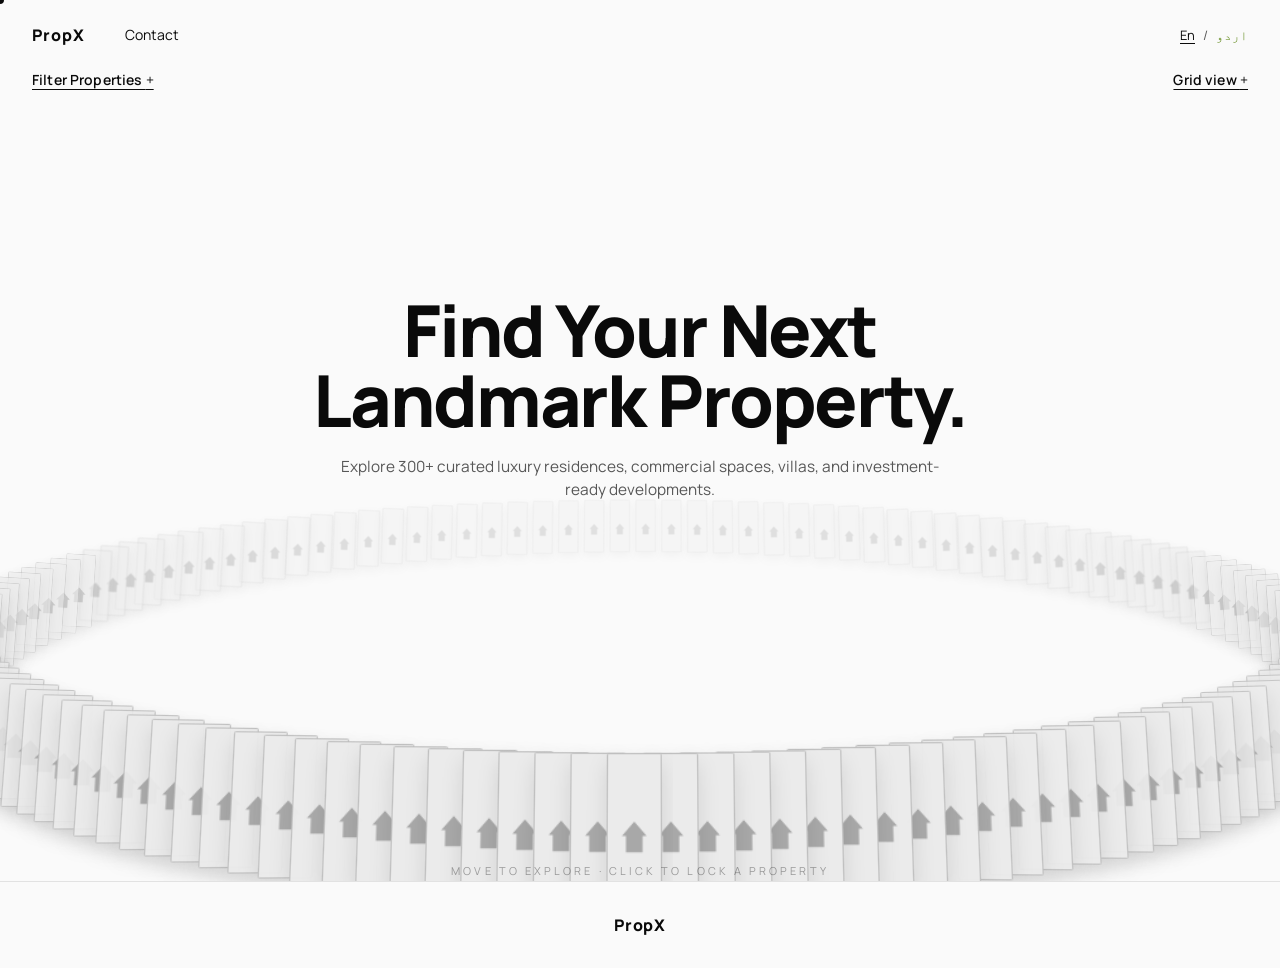
<file: aurora-estates-ring-gallery/index.html>
<!DOCTYPE html>
<html lang="en">
<head>
<meta charset="UTF-8">
<meta name="viewport" content="width=device-width, initial-scale=1.0">
<title>PropX — Find Your Next Landmark Property</title>
<link rel="stylesheet" href="assets/tokens/fonts.css">
<link rel="stylesheet" href="assets/tokens/colors.css">
<link rel="stylesheet" href="assets/tokens/typography.css">
<link rel="stylesheet" href="assets/tokens/spacing.css">
<link rel="stylesheet" href="assets/tokens/radius.css">
<link rel="stylesheet" href="assets/tokens/motion.css">
<link rel="stylesheet" href="style.css">
</head>
<body>
<div class="cursor-dot" id="cursorDot" aria-hidden="true"></div>

<header class="nav">
  <div class="nav-inner">
    <a class="logo" href="#top">PropX</a>
    <nav class="nav-links" aria-label="Primary">
      <a href="contact.html">Contact</a>
    </nav>
    <div class="lang-switch">
      <a href="#" class="lang-active" aria-current="true">En</a>
      <span aria-hidden="true">/</span>
      <a href="#" dir="rtl" lang="ur">اردو</a>
    </div>
    <button class="hamburger" id="hamburgerBtn" aria-label="Open menu" aria-expanded="false">
      <span></span><span></span><span></span>
    </button>
  </div>
  <nav class="mobile-nav" id="mobileNav" hidden aria-label="Mobile">
    <a href="contact.html">Contact</a>
  </nav>
</header>

<div class="toolbar">
  <button class="text-btn" id="filterBtn" aria-haspopup="true" aria-controls="filterOverlay">Filter Properties <span>+</span></button>
  <button class="text-btn" id="viewToggleBtn" aria-pressed="false">Grid view <span>+</span></button>
</div>

<main class="stage" id="top" data-screen-label="ring-hero">
  <div class="center-content" id="centerContent">
    <div class="center-panel is-default" id="centerDefault">
      <h1>Find Your Next<br>Landmark Property.</h1>
      <p>Explore 300+ curated luxury residences, commercial spaces, villas, and investment-ready developments.</p>
    </div>
    <div class="center-panel is-active" id="centerActive" hidden>
      <h2 id="activeTitle"></h2>
      <div class="center-preview"><img id="activeImage" alt="" loading="lazy"></div>
      <p id="activeMeta"></p>
      <button class="cta" id="viewPropertyBtn" hidden>View Property <span>+</span></button>
    </div>
  </div>
  <div class="ring-viewport">
    <div class="ring" id="ring"></div>
  </div>
</main>

<p class="hint">MOVE TO EXPLORE · CLICK TO LOCK A PROPERTY</p>

<section class="grid-view" id="gridView" hidden data-screen-label="grid-view">
  <div class="grid-toolbar">
    <h2>All Properties</h2>
    <button class="text-btn" id="ringViewBtn">Ring view <span>+</span></button>
  </div>
  <div class="grid-wrap" id="gridWrap"></div>
  <button class="load-more" id="loadMoreBtn">Load more properties</button>
</section>

<footer class="site-footer">
  <div class="footer-inner">
    <div class="footer-brand">PropX</div>
  </div>
</footer>

<div class="filter-overlay" id="filterOverlay" hidden>
  <div class="filter-panel" role="dialog" aria-modal="true" aria-label="Filter properties">
    <div class="filter-head">
      <h2>Filter Properties</h2>
      <button class="close-btn" id="filterCloseBtn" aria-label="Close filters">×</button>
    </div>
    <div class="filter-body">
      <label class="filter-field">
        <span>Property Type</span>
        <select id="filterType"><option value="">All types</option></select>
      </label>
      <label class="filter-field">
        <span>Location</span>
        <select id="filterLocation"><option value="">All locations</option></select>
      </label>
      <label class="filter-field">
        <span>Budget</span>
        <select id="filterBudget">
          <option value="">Any budget</option>
          <option value="0-1">Under ₹1 Cr</option>
          <option value="1-3">₹1 Cr – ₹3 Cr</option>
          <option value="3-6">₹3 Cr – ₹6 Cr</option>
          <option value="6-999">₹6 Cr+</option>
        </select>
      </label>
      <label class="filter-field">
        <span>Status</span>
        <select id="filterStatus"><option value="">Any status</option></select>
      </label>
      <label class="filter-field">
        <span>Bedrooms</span>
        <select id="filterBedrooms">
          <option value="">Any</option>
          <option value="2">2 BHK</option>
          <option value="3">3 BHK</option>
          <option value="4">4 BHK</option>
          <option value="5">5+ BHK</option>
        </select>
      </label>
    </div>
    <div class="filter-actions">
      <button class="text-btn" id="filterResetBtn">Reset</button>
      <button class="cta" id="filterApplyBtn">Apply filters <span>+</span></button>
    </div>
  </div>
</div>

<script src="properties.js"></script>
<script src="script.js"></script>
</body>
</html>
</file>
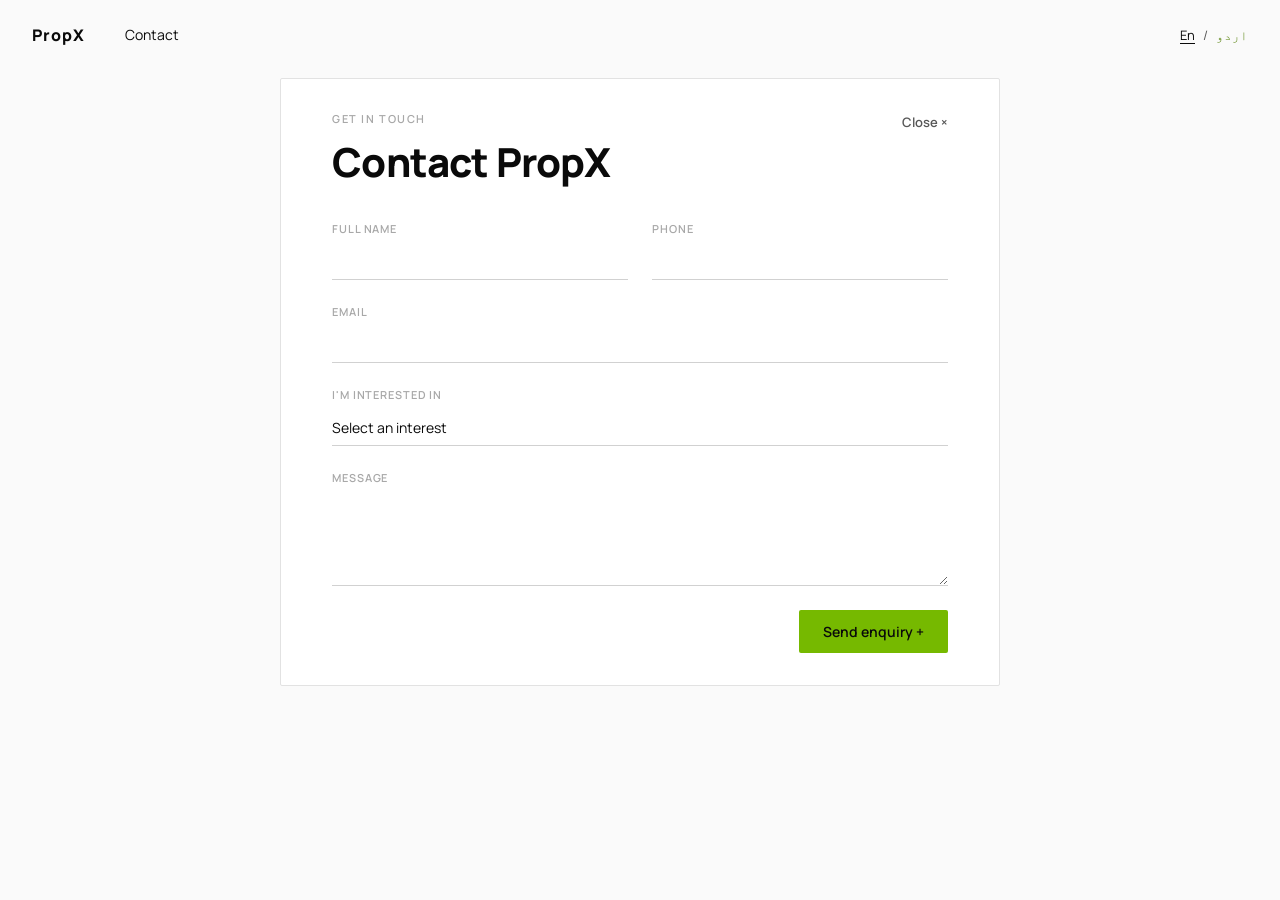
<file: aurora-estates-ring-gallery/contact.html>
<!DOCTYPE html>
<html lang="en">
<head>
<meta charset="UTF-8">
<meta name="viewport" content="width=device-width, initial-scale=1.0">
<title>Contact PropX</title>
<link rel="stylesheet" href="assets/tokens/fonts.css">
<link rel="stylesheet" href="assets/tokens/colors.css">
<link rel="stylesheet" href="assets/tokens/typography.css">
<link rel="stylesheet" href="assets/tokens/spacing.css">
<link rel="stylesheet" href="assets/tokens/radius.css">
<link rel="stylesheet" href="assets/tokens/motion.css">
<link rel="stylesheet" href="style.css">
</head>
<body>
<header class="nav">
  <div class="nav-inner">
    <a class="logo" href="index.html">PropX</a>
    <nav class="nav-links" aria-label="Primary">
      <a href="contact.html" aria-current="page">Contact</a>
    </nav>
    <div class="lang-switch">
      <a href="#" class="lang-active" aria-current="true">En</a>
      <span aria-hidden="true">/</span>
      <a href="#" dir="rtl" lang="ur">اردو</a>
    </div>
    <button class="hamburger" id="hamburgerBtn" aria-label="Open menu" aria-expanded="false">
      <span></span><span></span><span></span>
    </button>
  </div>
  <nav class="mobile-nav" id="mobileNav" hidden aria-label="Mobile">
    <a href="contact.html">Contact</a>
  </nav>
</header>

<main class="contact-page">
  <div class="contact-card">
    <div class="contact-card-head">
      <div>
        <div class="contact-eyebrow">Get in touch</div>
        <h1>Contact PropX</h1>
      </div>
      <a class="contact-close" href="index.html">Close ×</a>
    </div>
    <form class="contact-form" id="contactForm">
      <div class="form-row">
        <div class="contact-field">
          <label for="fullName">Full name</label>
          <input type="text" id="fullName" name="name" required>
        </div>
        <div class="contact-field">
          <label for="phone">Phone</label>
          <input type="tel" id="phone" name="phone">
        </div>
      </div>
      <div class="contact-field">
        <label for="email">Email</label>
        <input type="email" id="email" name="email" required>
      </div>
      <div class="contact-field">
        <label for="interest">I'm interested in</label>
        <select id="interest" name="interest">
          <option value="">Select an interest</option>
          <option>Luxury Apartments</option>
          <option>Villas</option>
          <option>Commercial</option>
          <option>Waterfront</option>
          <option>Sky Residences</option>
          <option>Plots</option>
          <option>Retail Spaces</option>
          <option>Farmhouses</option>
          <option>Smart Homes</option>
          <option>Penthouses</option>
          <option>Affordable Luxury</option>
          <option>Upcoming Projects</option>
        </select>
      </div>
      <div class="contact-field">
        <label for="message">Message</label>
        <textarea id="message" name="message" rows="4" required></textarea>
      </div>
      <div class="contact-actions">
        <button type="submit" class="contact-submit">Send enquiry <span>+</span></button>
      </div>
      <p class="contact-status" id="contactStatus" hidden>Thank you — we'll be in touch shortly.</p>
    </form>
  </div>
</main>

<script>
document.getElementById('hamburgerBtn').addEventListener('click',function(){
  var nav=document.getElementById('mobileNav');
  var open=nav.hidden;
  nav.hidden=!open;
  this.setAttribute('aria-expanded',String(open));
});
document.getElementById('contactForm').addEventListener('submit',function(e){
  e.preventDefault();
  document.getElementById('contactStatus').hidden=false;
  this.reset();
});
</script>
</body>
</html>
</file>
<file: aurora-estates-ring-gallery/assets/tokens/fonts.css>
@import url('https://fonts.googleapis.com/css2?family=Manrope:wght@400;500;600;700;800&family=JetBrains+Mono:wght@400;500;600&display=swap');
:root{--font-sans:'Manrope',-apple-system,BlinkMacSystemFont,'Segoe UI',sans-serif;--font-mono:'JetBrains Mono',ui-monospace,'SFMono-Regular',Menlo,monospace;}
</file>
<file: aurora-estates-ring-gallery/assets/tokens/colors.css>
:root{
--brand-green-50:#f2f9e6;--brand-green-100:#e0f2c2;--brand-green-200:#c3e585;--brand-green-300:#a3d84a;--brand-green-400:#8ccc1f;--brand-green-500:#76b900;--brand-green-600:#649e00;--brand-green-700:#4f7d00;--brand-green-800:#3a5c00;--brand-green-900:#2a4300;
--gray-0:#ffffff;--gray-50:#fafafa;--gray-100:#f2f2f2;--gray-150:#ebebeb;--gray-200:#e2e2e2;--gray-300:#d1d1d1;--gray-400:#a8a8a8;--gray-500:#767676;--gray-600:#575757;--gray-700:#3d3d3d;--gray-800:#242424;--gray-900:#141414;--gray-950:#0a0a0a;--gray-1000:#000000;
--red-500:#d93025;--red-600:#b3261e;--red-100:#fbe7e5;
--amber-500:#c77700;--amber-600:#a56200;--amber-100:#fbeed9;
--blue-500:#1a73e8;--blue-600:#1558b0;--blue-100:#e3edfc;
--color-primary:var(--brand-green-500);--color-primary-hover:var(--brand-green-600);--color-primary-pressed:var(--brand-green-700);--color-primary-subtle:var(--brand-green-50);--color-primary-border:var(--brand-green-300);
--color-secondary:var(--gray-900);--color-secondary-hover:var(--gray-800);--color-secondary-pressed:var(--gray-700);
--color-success:var(--brand-green-600);--color-success-subtle:var(--brand-green-50);--color-success-border:var(--brand-green-300);
--color-warning:var(--amber-500);--color-warning-subtle:var(--amber-100);--color-warning-border:var(--amber-500);
--color-danger:var(--red-500);--color-danger-hover:var(--red-600);--color-danger-subtle:var(--red-100);--color-danger-border:var(--red-500);
--color-info:var(--blue-500);--color-info-subtle:var(--blue-100);--color-info-border:var(--blue-500);
--bg-canvas:var(--gray-50);--bg-page:var(--gray-0);--surface-card:var(--gray-0);--surface-raised:var(--gray-0);--surface-sunken:var(--gray-100);--surface-overlay:rgba(10,10,10,.48);
--border-hairline:var(--gray-200);--border-default:var(--gray-300);--border-strong:var(--gray-900);--border-focus:var(--brand-green-500);
--text-primary:var(--gray-950);--text-secondary:var(--gray-600);--text-tertiary:var(--gray-400);--text-disabled:var(--gray-300);--text-on-primary:var(--gray-0);--text-on-dark:var(--gray-0);--text-link:var(--brand-green-700);--text-link-hover:var(--brand-green-800);
--icon-primary:var(--gray-950);--icon-secondary:var(--gray-500);--icon-on-primary:var(--gray-0);--icon-accent:var(--brand-green-500);
--state-hover-overlay:rgba(20,20,20,.04);--state-pressed-overlay:rgba(20,20,20,.08);--state-disabled-bg:var(--gray-100);--state-disabled-fg:var(--gray-400);--state-selected-bg:var(--brand-green-50);--state-selected-border:var(--brand-green-500);--state-focus-ring:var(--brand-green-500);
}
[data-theme="dark"]{
--bg-canvas:var(--gray-950);--bg-page:var(--gray-900);--surface-card:var(--gray-900);--surface-raised:var(--gray-800);--surface-sunken:var(--gray-1000);--surface-overlay:rgba(0,0,0,.64);
--border-hairline:var(--gray-800);--border-default:var(--gray-700);--border-strong:var(--gray-0);
--text-primary:var(--gray-0);--text-secondary:var(--gray-400);--text-tertiary:var(--gray-600);--text-disabled:var(--gray-700);--text-link:var(--brand-green-400);--text-link-hover:var(--brand-green-300);
--icon-primary:var(--gray-0);--icon-secondary:var(--gray-400);
--state-hover-overlay:rgba(255,255,255,.06);--state-pressed-overlay:rgba(255,255,255,.1);--state-disabled-bg:var(--gray-800);--state-disabled-fg:var(--gray-600);--state-selected-bg:rgba(118,185,0,.14);
--color-primary-subtle:rgba(118,185,0,.14);--color-success-subtle:rgba(118,185,0,.14);--color-warning-subtle:rgba(199,119,0,.16);--color-danger-subtle:rgba(217,48,37,.16);--color-info-subtle:rgba(26,115,232,.16);
}
</file>
<file: aurora-estates-ring-gallery/assets/tokens/typography.css>
:root{
--fw-regular:400;/* @kind other */--fw-medium:500;/* @kind other */--fw-semibold:600;/* @kind other */--fw-bold:700;/* @kind other */--fw-extrabold:800;/* @kind other */
--fs-display:56px;--lh-display:1.05;/* @kind other */--ls-display:-0.02em;/* @kind other */
--fs-h1:40px;--lh-h1:1.1;/* @kind other */--ls-h1:-0.015em;/* @kind other */
--fs-h2:32px;--lh-h2:1.15;/* @kind other */--ls-h2:-0.01em;/* @kind other */
--fs-h3:24px;--lh-h3:1.2;/* @kind other */--ls-h3:-0.005em;/* @kind other */
--fs-h4:20px;--lh-h4:1.25;/* @kind other */--ls-h4:0;/* @kind other */
--fs-h5:16px;--lh-h5:1.3;/* @kind other */--ls-h5:0;/* @kind other */
--fs-body-lg:18px;--lh-body-lg:1.5;/* @kind other */
--fs-body:14px;--lh-body:1.55;/* @kind other */
--fs-body-sm:13px;--lh-body-sm:1.5;/* @kind other */
--fs-caption:12px;--lh-caption:1.4;/* @kind other */--ls-caption:0.01em;/* @kind other */
--fs-overline:11px;--lh-overline:1.3;/* @kind other */--ls-overline:0.08em;/* @kind other */
--fs-button:14px;--lh-button:1;/* @kind other */--ls-button:0.01em;/* @kind other */
--fs-mono-md:13px;--lh-mono-md:1.5;/* @kind other */
--fs-mono-sm:12px;--lh-mono-sm:1.4;/* @kind other */
--ps-tight:8px;--ps-default:16px;--ps-loose:24px;
}
</file>
<file: aurora-estates-ring-gallery/assets/tokens/spacing.css>
:root{
--space-2:2px;--space-4:4px;--space-8:8px;--space-12:12px;--space-16:16px;--space-20:20px;--space-24:24px;--space-32:32px;--space-40:40px;--space-48:48px;--space-64:64px;--space-80:80px;--space-96:96px;--space-128:128px;
--space-inset-sm:var(--space-8);--space-inset-md:var(--space-16);--space-inset-lg:var(--space-24);
--space-stack-sm:var(--space-8);--space-stack-md:var(--space-16);--space-stack-lg:var(--space-32);
--gutter:var(--space-24);--container-max:1440px;--container-padding:var(--space-32);
}
</file>
<file: aurora-estates-ring-gallery/assets/tokens/radius.css>
:root{--radius-none:0px;--radius-xs:2px;--radius-sm:2px;--radius-md:4px;--radius-lg:8px;--radius-xl:12px;--radius-full:9999px;--radius-default:var(--radius-xs);}
</file>
<file: aurora-estates-ring-gallery/assets/tokens/motion.css>
:root{
--duration-instant:80ms;/* @kind other */--duration-fast:120ms;/* @kind other */--duration-base:180ms;/* @kind other */--duration-slow:260ms;/* @kind other */--duration-slower:400ms;/* @kind other */
--ease-standard:cubic-bezier(.4,0,.2,1);/* @kind other */--ease-decelerate:cubic-bezier(0,0,.2,1);/* @kind other */--ease-accelerate:cubic-bezier(.4,0,1,1);/* @kind other */--ease-emphasized:cubic-bezier(.2,0,0,1);/* @kind other */
--transition-color:color var(--duration-fast) var(--ease-standard),background-color var(--duration-fast) var(--ease-standard),border-color var(--duration-fast) var(--ease-standard);
--transition-transform:transform var(--duration-base) var(--ease-emphasized);
--transition-opacity:opacity var(--duration-base) var(--ease-standard);
}
</file>
<file: aurora-estates-ring-gallery/style.css>
*{box-sizing:border-box;margin:0;padding:0}
html,body{height:100%}
body{font-family:var(--font-sans);background:var(--bg-canvas);color:var(--text-primary);overflow-x:hidden;cursor:default}
a{color:var(--text-link);text-decoration:none}
a:hover{color:var(--text-link-hover)}
button{font-family:inherit;background:none;border:none;cursor:pointer;color:inherit}
img{display:block;max-width:100%}

/* custom cursor */
.cursor-dot{position:fixed;top:0;left:0;width:8px;height:8px;border-radius:50%;background:var(--gray-950);pointer-events:none;z-index:9999;transform:translate(-50%,-50%);transition:width .18s var(--ease-emphasized),height .18s var(--ease-emphasized),background-color .18s var(--ease-standard);will-change:transform}
.cursor-dot.is-hover{width:34px;height:34px;background:var(--brand-green-500)}
@media (hover:none){.cursor-dot{display:none}}

/* nav */
.nav{position:relative;z-index:30;padding:var(--space-24) var(--space-32) 0}
.nav-inner{display:flex;align-items:center;gap:var(--space-32);max-width:1600px;margin:0 auto}
.logo{font-weight:var(--fw-extrabold);font-size:16px;letter-spacing:.06em;color:var(--text-primary)}
.nav-links{display:flex;gap:var(--space-24);margin-left:var(--space-8)}
.nav-links a{position:relative;font-size:var(--fs-body);color:var(--text-primary);padding-bottom:2px}
.nav-links a::after{content:"";position:absolute;left:0;bottom:0;width:100%;height:1px;background:var(--gray-950);transform:scaleX(0);transform-origin:left;transition:transform var(--duration-base) var(--ease-emphasized)}
.nav-links a:hover::after{transform:scaleX(1)}
.lang-switch{margin-left:auto;display:flex;align-items:center;gap:var(--space-8);font-size:var(--fs-body-sm);color:var(--text-secondary)}
.lang-switch .lang-active{color:var(--text-primary);text-decoration:underline;text-underline-offset:3px}
.hamburger{display:none;flex-direction:column;gap:5px;width:22px;margin-left:var(--space-16)}
.hamburger span{display:block;height:1.5px;background:var(--gray-950)}
.mobile-nav{display:flex;flex-direction:column;padding:var(--space-16) var(--space-32);gap:var(--space-16);border-top:1px solid var(--border-hairline);margin-top:var(--space-16)}
.mobile-nav a{font-size:var(--fs-h5);color:var(--text-primary)}

/* toolbar */
.toolbar{position:relative;z-index:30;display:flex;justify-content:space-between;padding:var(--space-24) var(--space-32) 0;max-width:1600px;margin:0 auto}
.text-btn{font-size:var(--fs-body);font-weight:var(--fw-semibold);text-decoration:underline;text-underline-offset:4px;color:var(--text-primary);letter-spacing:.01em}
.text-btn span{font-weight:var(--fw-regular)}
.text-btn:hover{color:var(--brand-green-700)}

/* hero stage */
.stage{position:relative;min-height:88vh;overflow:hidden;display:flex;align-items:center;justify-content:center}
.center-content{position:absolute;top:26%;left:50%;transform:translateX(-50%);z-index:20;text-align:center;max-width:720px;width:90vw;pointer-events:none}
.center-panel{transition:opacity .45s var(--ease-standard);pointer-events:auto}
.center-panel.is-default h1{font-size:clamp(38px,5.6vw,78px);font-weight:var(--fw-extrabold);line-height:.98;letter-spacing:-0.03em;color:var(--text-primary)}
.center-panel.is-default p{margin-top:var(--space-20);font-size:clamp(15px,1.2vw,20px);line-height:1.5;color:var(--text-secondary);max-width:600px;margin-left:auto;margin-right:auto}
.center-panel.is-active h2{font-size:clamp(28px,3.4vw,46px);font-weight:var(--fw-extrabold);letter-spacing:-0.02em;line-height:1.05}
.center-preview{margin:var(--space-16) auto 0;width:min(420px,80vw);aspect-ratio:3/2;border-radius:var(--radius-sm);overflow:hidden;border:1px solid var(--border-hairline);box-shadow:0 18px 40px rgba(10,10,10,.14);background:var(--gray-100)}
.center-preview img{width:100%;height:100%;object-fit:cover}
.center-panel.is-active p{margin-top:var(--space-12);font-size:var(--fs-body);color:var(--text-secondary);letter-spacing:.02em;text-transform:uppercase;font-size:12px}
.cta{margin-top:var(--space-16);display:inline-block;padding:10px 20px;border:1px solid var(--gray-950);border-radius:var(--radius-xs);font-weight:var(--fw-semibold);font-size:var(--fs-body-sm);letter-spacing:.02em;background:var(--gray-950);color:var(--gray-0);transition:background var(--duration-fast) var(--ease-standard),border-color var(--duration-fast) var(--ease-standard)}
.cta:hover{background:var(--brand-green-600);border-color:var(--brand-green-600)}

.ring-viewport{position:absolute;left:0;top:0;width:100%;height:100%;z-index:10;perspective:1300px;perspective-origin:50% 66%}
.ring{position:absolute;left:50%;top:70%;width:1px;height:1px;transform-style:preserve-3d;will-change:transform}
.panel{position:absolute;left:50%;top:50%;width:44px;height:118px;margin-left:-22px;margin-top:-59px;border-radius:2px;overflow:hidden;background:var(--gray-200);border:1px solid rgba(10,10,10,.16);box-shadow:0 8px 18px rgba(10,10,10,.1);will-change:transform,opacity,filter;transform-style:preserve-3d;cursor:pointer}
.panel img{width:100%;height:100%;object-fit:cover;pointer-events:none}
.panel.is-active{border-color:var(--brand-green-500);box-shadow:0 0 0 2px var(--brand-green-500),0 14px 26px rgba(10,10,10,.22)}

/* category labels */
.labels{position:absolute;inset:0;z-index:15;pointer-events:none}
.label{position:absolute;pointer-events:auto;font-size:var(--fs-body-sm);font-weight:var(--fw-semibold);white-space:nowrap;color:var(--text-primary)}
.label a{position:relative;color:var(--text-primary);padding-bottom:2px;border-bottom:1px solid var(--gray-950)}
.label a:hover{color:var(--brand-green-700);border-color:var(--brand-green-700)}
.label.is-active a{color:var(--brand-green-700);border-color:var(--brand-green-700)}
.label sup{font-size:9px;color:var(--text-tertiary);font-weight:var(--fw-medium);margin-left:2px}

.hint{position:fixed;left:50%;bottom:22px;transform:translateX(-50%);font-size:11px;letter-spacing:.28em;color:rgba(10,10,10,.35);text-transform:uppercase;z-index:25}

/* grid view */
.grid-view{padding:var(--space-32);max-width:1600px;margin:0 auto}
.grid-toolbar{display:flex;align-items:center;justify-content:space-between;margin-bottom:var(--space-32)}
.grid-toolbar h2{font-size:var(--fs-h2);font-weight:var(--fw-extrabold);letter-spacing:-0.01em}
.grid-wrap{display:grid;grid-template-columns:repeat(auto-fill,minmax(220px,1fr));gap:var(--space-24)}
.grid-card{border:1px solid var(--border-hairline);border-radius:var(--radius-sm);overflow:hidden;background:var(--surface-card);transition:box-shadow var(--duration-base) var(--ease-standard),transform var(--duration-base) var(--ease-standard)}
.grid-card:hover{box-shadow:0 18px 30px rgba(10,10,10,.12);transform:translateY(-3px)}
.grid-card .thumb{width:100%;aspect-ratio:4/3;background:var(--gray-100);overflow:hidden}
.grid-card .thumb img{width:100%;height:100%;object-fit:cover}
.grid-card .info{padding:var(--space-16)}
.grid-card .info h3{font-size:var(--fs-h5);font-weight:var(--fw-bold);letter-spacing:-0.01em;margin-bottom:4px}
.grid-card .info .meta{font-size:12px;color:var(--text-secondary);text-transform:uppercase;letter-spacing:.04em}
.grid-card .info .price{margin-top:var(--space-8);font-family:var(--font-mono);font-size:var(--fs-mono-sm);color:var(--text-primary)}
.grid-card .info .status{display:inline-block;margin-top:var(--space-8);font-size:11px;font-weight:var(--fw-semibold);padding:3px 8px;border-radius:2px;background:var(--color-primary-subtle);color:var(--brand-green-700);border:1px solid var(--color-primary-border)}
.load-more{display:block;margin:var(--space-32) auto;padding:12px 28px;border:1px solid var(--gray-950);border-radius:var(--radius-xs);font-weight:var(--fw-semibold)}
.load-more:hover{background:var(--gray-950);color:var(--gray-0)}
.load-more[hidden]{display:none}

/* footer */
.site-footer{border-top:1px solid var(--border-hairline);padding:var(--space-32)}
.footer-inner{max-width:1600px;margin:0 auto;display:flex;justify-content:center;align-items:center}
.footer-brand{font-weight:var(--fw-extrabold);letter-spacing:.06em}

/* filter overlay */
.filter-overlay{position:fixed;inset:0;z-index:100;background:var(--surface-overlay);display:flex;justify-content:flex-end}
.filter-overlay[hidden]{display:none}
.filter-panel{width:min(420px,92vw);height:100%;background:var(--bg-page);padding:var(--space-32);display:flex;flex-direction:column;transform:translateX(0);animation:slideIn .28s var(--ease-emphasized)}
@keyframes slideIn{from{transform:translateX(100%)}to{transform:translateX(0)}}
.filter-head{display:flex;justify-content:space-between;align-items:center;margin-bottom:var(--space-32)}
.filter-head h2{font-size:var(--fs-h3);font-weight:var(--fw-extrabold)}
.close-btn{font-size:28px;line-height:1;color:var(--text-secondary)}
.close-btn:hover{color:var(--text-primary)}
.filter-body{display:flex;flex-direction:column;gap:var(--space-20);flex:1;overflow-y:auto}
.filter-field{display:flex;flex-direction:column;gap:6px}
.filter-field span{font-size:11px;text-transform:uppercase;letter-spacing:.06em;color:var(--text-secondary);font-weight:var(--fw-semibold)}
.filter-field select{padding:10px 12px;border:1px solid var(--border-default);border-radius:var(--radius-xs);font-size:var(--fs-body);background:var(--gray-0);color:var(--text-primary)}
.filter-field select:focus{outline:2px solid var(--state-focus-ring);outline-offset:1px}
.filter-actions{display:flex;justify-content:space-between;align-items:center;margin-top:var(--space-24);padding-top:var(--space-20);border-top:1px solid var(--border-hairline)}

@media (max-width:900px){
  .nav-links,.lang-switch{display:none}
  .hamburger{display:flex}
  .center-content{top:16%}
  .ring-viewport{perspective-origin:50% 70%}
  .ring{top:74%}
  .label{display:none}
  .label.is-mobile-visible{display:block;position:static;margin:0}
  .labels{position:static;display:flex;gap:var(--space-12);overflow-x:auto;padding:var(--space-16) var(--space-32) 0;pointer-events:auto}
  .hint{bottom:12px;font-size:9px;letter-spacing:.18em}
  .toolbar{padding:var(--space-16) var(--space-20) 0}
  .nav{padding:var(--space-16) var(--space-20) 0}
}
@media (min-width:901px){
  .mobile-nav{display:none !important}
}

/* contact page */
.contact-page{min-height:88vh;display:flex;align-items:flex-start;justify-content:center;padding:var(--space-32)}
.contact-card{width:100%;max-width:720px;border:1px solid var(--border-hairline);border-radius:var(--radius-sm);background:var(--gray-0);padding:var(--space-32) clamp(var(--space-24),4vw,56px)}
.contact-card-head{display:flex;justify-content:space-between;align-items:flex-start;margin-bottom:var(--space-32)}
.contact-eyebrow{font-size:11px;letter-spacing:.14em;text-transform:uppercase;color:var(--text-tertiary);font-weight:var(--fw-semibold);margin-bottom:var(--space-8)}
.contact-card-head h1{font-size:clamp(28px,3.4vw,40px);font-weight:var(--fw-extrabold);letter-spacing:-0.02em}
.contact-close{font-size:var(--fs-body-sm);font-weight:var(--fw-semibold);color:var(--text-secondary);white-space:nowrap;padding-top:2px}
.contact-close:hover{color:var(--text-primary)}
.contact-form{display:flex;flex-direction:column;gap:var(--space-24)}
.contact-form .form-row{display:grid;grid-template-columns:1fr 1fr;gap:var(--space-24)}
.contact-field{display:flex;flex-direction:column;gap:8px}
.contact-field label{font-size:11px;text-transform:uppercase;letter-spacing:.08em;color:var(--text-tertiary);font-weight:var(--fw-semibold)}
.contact-field input,.contact-field select,.contact-field textarea{border:none;border-bottom:1px solid var(--border-default);padding:8px 0;font-size:var(--fs-body);font-family:inherit;background:transparent;color:var(--text-primary);resize:vertical}
.contact-field input:focus,.contact-field select:focus,.contact-field textarea:focus{outline:none;border-color:var(--brand-green-500)}
.contact-field select{appearance:none;cursor:pointer}
.contact-actions{display:flex;justify-content:flex-end}
.contact-submit{padding:12px 24px;border-radius:var(--radius-xs);background:var(--brand-green-500);color:var(--gray-950);font-weight:var(--fw-semibold);font-size:var(--fs-body)}
.contact-submit:hover{background:var(--brand-green-600)}
.contact-status{color:var(--brand-green-700);font-size:var(--fs-body-sm);font-weight:var(--fw-semibold)}
@media (max-width:600px){
  .contact-form .form-row{grid-template-columns:1fr}
  .contact-card{padding:var(--space-24) var(--space-20)}
}
</file>
